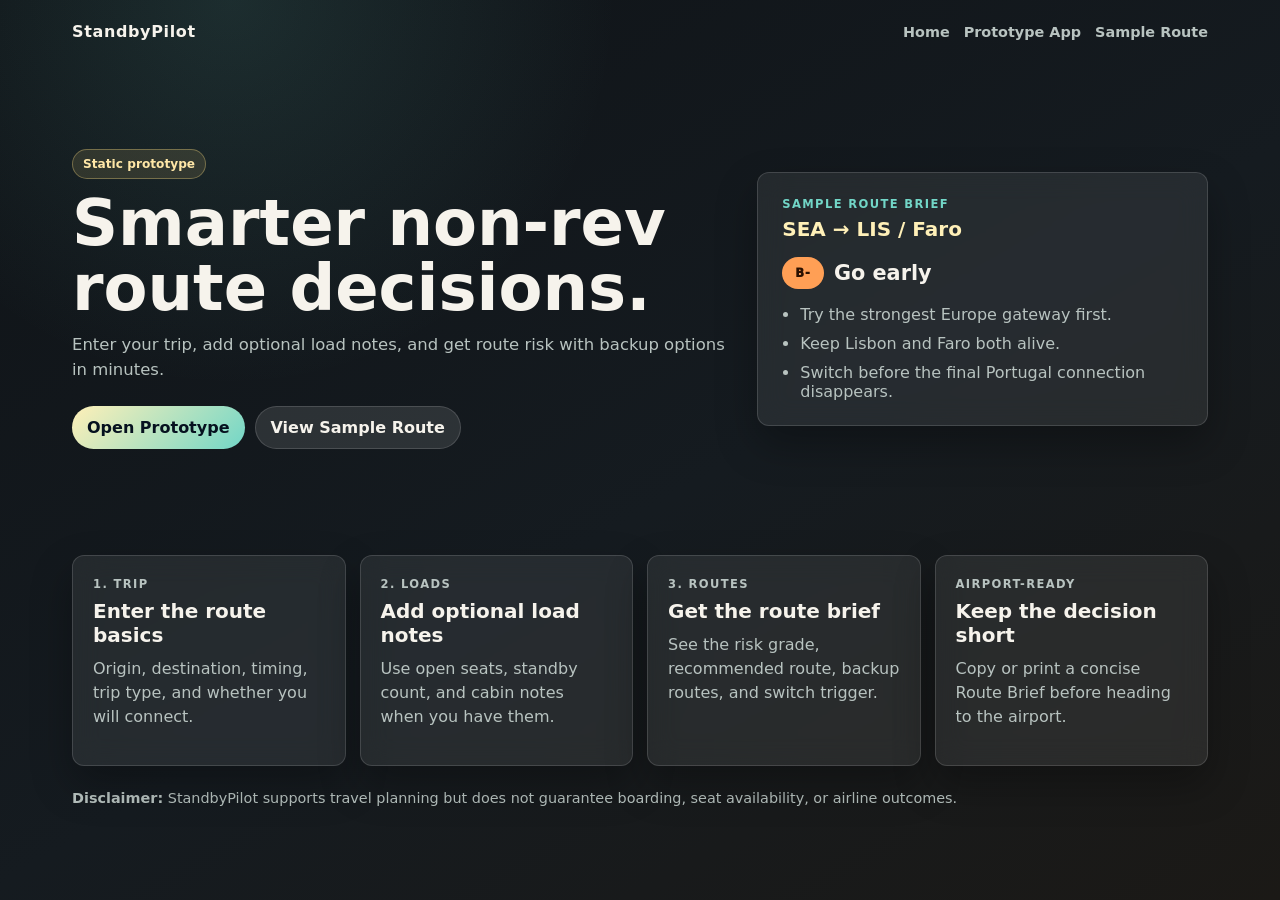
<file: index.html>
<!doctype html>
<html lang="en">
<head>
  <meta charset="utf-8" />
  <meta name="viewport" content="width=device-width, initial-scale=1" />
  <title>StandbyPilot - Non-Rev Route Decisions</title>
  <link rel="stylesheet" href="./styles.css" />
</head>
<body class="marketing-page">
  <header class="site-nav">
    <a class="brand-mark" href="./index.html">StandbyPilot</a>
    <nav aria-label="Primary navigation">
      <a href="./index.html">Home</a>
      <a href="./app.html">Prototype App</a>
      <a href="#sample-route">Sample Route</a>
    </nav>
  </header>

  <main>
    <section class="landing-hero compact-hero">
      <div class="landing-copy">
        <span class="product-badge">Static prototype</span>
        <h1>Smarter non-rev route decisions.</h1>
        <p class="subhead">Enter your trip, add optional load notes, and get route risk with backup options in minutes.</p>
        <div class="button-row hero-actions">
          <a class="button-link primary" href="./login.html">Open Prototype</a>
          <a class="button-link secondary" href="#sample-route">View Sample Route</a>
        </div>
      </div>
      <aside id="sample-route" class="landing-card route-preview-card" aria-label="Sample route result">
        <p class="eyebrow">Sample Route Brief</p>
        <h2>SEA → LIS / Faro</h2>
        <div class="sample-grade"><span class="risk-badge orange">B-</span><strong>Go early</strong></div>
        <ul>
          <li>Try the strongest Europe gateway first.</li>
          <li>Keep Lisbon and Faro both alive.</li>
          <li>Switch before the final Portugal connection disappears.</li>
        </ul>
      </aside>
    </section>

    <section class="landing-grid" aria-label="StandbyPilot route decision flow">
      <article class="feature-panel">
        <p class="eyebrow">1. Trip</p>
        <h2>Enter the route basics</h2>
        <p>Origin, destination, timing, trip type, and whether you will connect.</p>
      </article>
      <article class="feature-panel">
        <p class="eyebrow">2. Loads</p>
        <h2>Add optional load notes</h2>
        <p>Use open seats, standby count, and cabin notes when you have them.</p>
      </article>
      <article class="feature-panel">
        <p class="eyebrow">3. Routes</p>
        <h2>Get the route brief</h2>
        <p>See the risk grade, recommended route, backup routes, and switch trigger.</p>
      </article>
      <article class="feature-panel">
        <p class="eyebrow">Airport-ready</p>
        <h2>Keep the decision short</h2>
        <p>Copy or print a concise Route Brief before heading to the airport.</p>
      </article>
    </section>
  </main>

  <footer class="footer-note landing-footer">
    <strong>Disclaimer:</strong> StandbyPilot supports travel planning but does not guarantee boarding, seat availability, or airline outcomes.
  </footer>
</body>
</html>
</file>
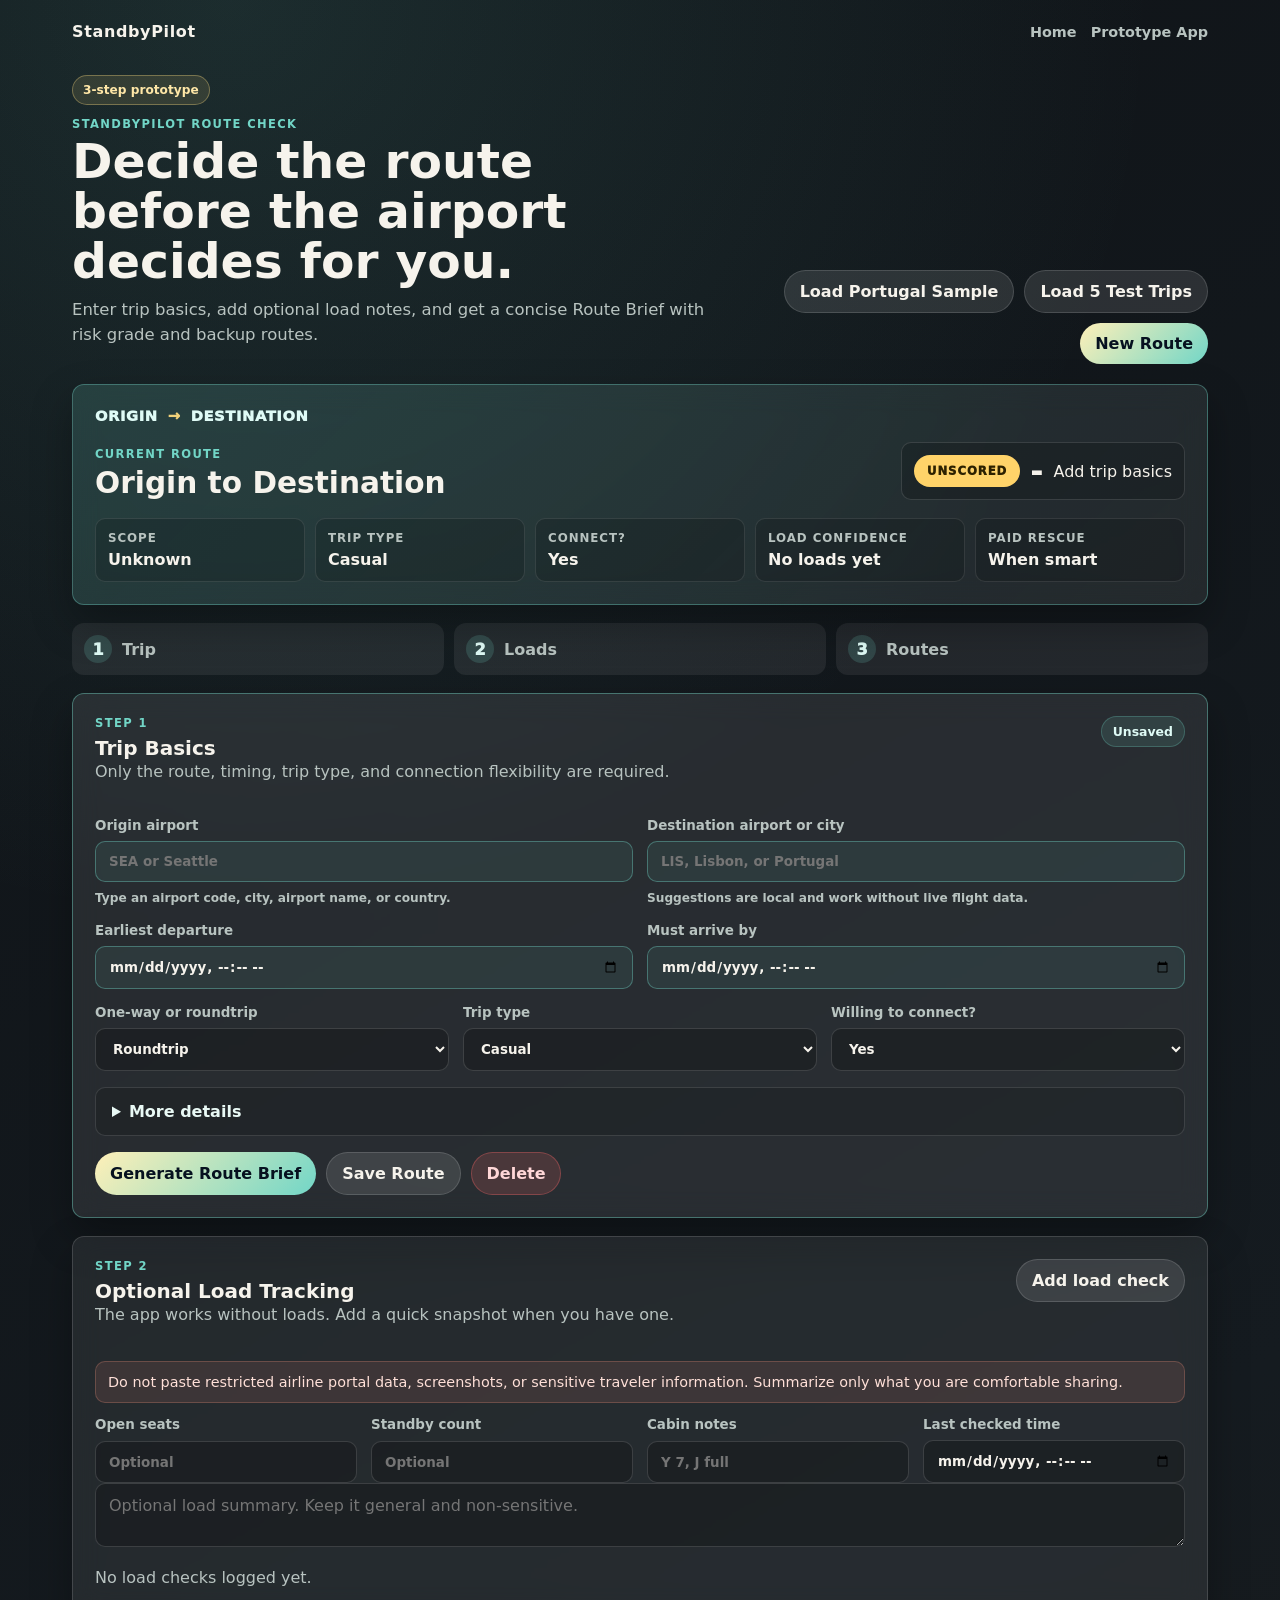
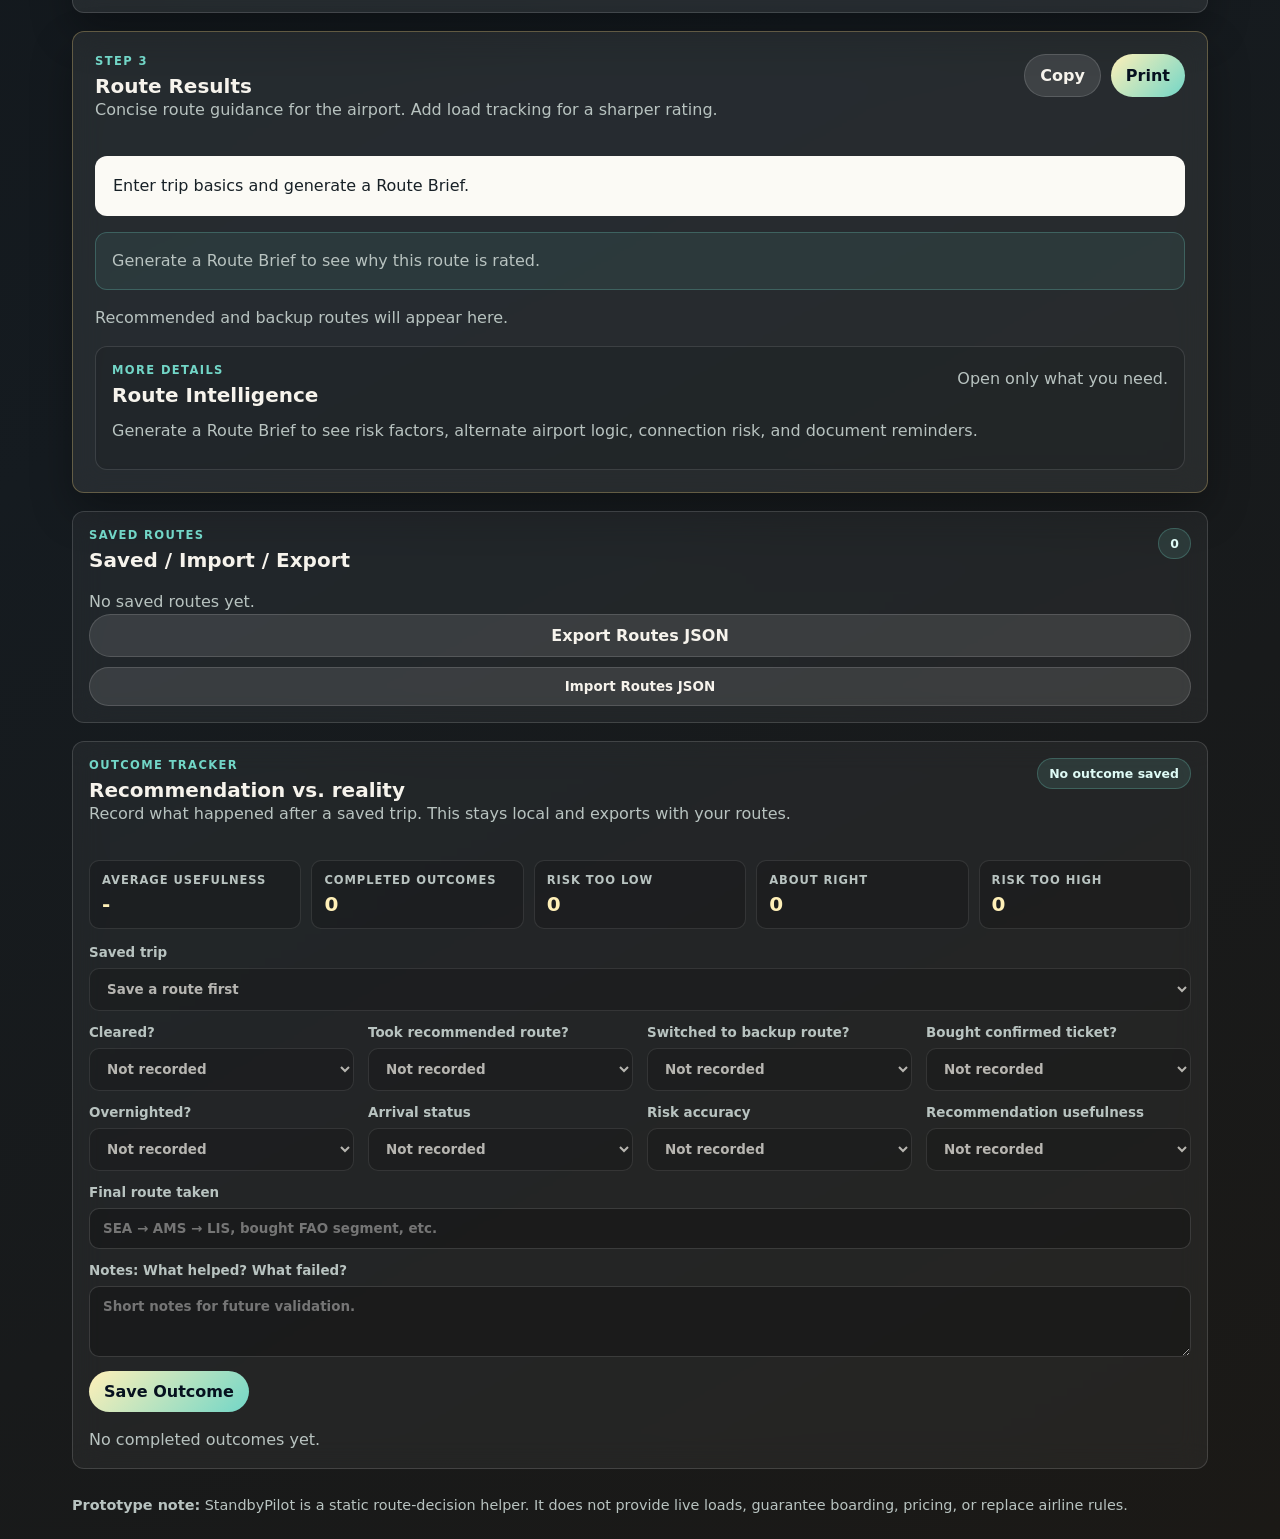
<file: app.html>
<!doctype html>
<html lang="en">
<head>
  <meta charset="utf-8" />
  <meta name="viewport" content="width=device-width, initial-scale=1" />
  <title>StandbyPilot Route Decision App</title>
  <link rel="stylesheet" href="./styles.css" />
</head>
<body>
  <nav class="site-nav app-nav" aria-label="App navigation">
    <a class="brand-mark" href="./index.html">StandbyPilot</a>
    <div>
      <a href="./index.html">Home</a>
      <a href="./app.html">Prototype App</a>
    </div>
  </nav>

  <header id="appHeader" class="app-header hero-header app-compact-header">
    <div class="hero-copy">
      <span class="product-badge">3-step prototype</span>
      <p class="eyebrow">StandbyPilot route check</p>
      <h1>Decide the route before the airport decides for you.</h1>
      <p class="subhead">Enter trip basics, add optional load notes, and get a concise Route Brief with risk grade and backup routes.</p>
      <p id="appLoadError" class="empty-state" role="alert" aria-live="polite"></p>
    </div>
    <div class="header-actions">
      <button id="loadPortugal" class="secondary">Load Portugal Sample</button>
      <button id="loadTestSuite" class="secondary">Load 5 Test Trips</button>
      <button id="newTrip" class="primary">New Route</button>
    </div>
  </header>

  <main id="appMain" class="route-app-layout">
    <section class="content route-flow">
      <section id="tripSummary" class="panel trip-summary-card" aria-live="polite">
        <div class="summary-route-line">
          <span id="summaryOrigin">Origin</span>
          <span class="summary-arrow">→</span>
          <span id="summaryDestination">Destination</span>
        </div>
        <div class="summary-main-row">
          <div>
            <p class="eyebrow">Current route</p>
            <h2 id="summaryTripName">Draft Route Brief</h2>
          </div>
          <div class="summary-callout">
            <span id="summaryRiskBadge" class="risk-badge yellow">Unscored</span>
            <strong id="summaryScore">—</strong>
            <span id="summaryFinalCall">Add trip basics</span>
          </div>
        </div>
        <dl class="summary-facts">
          <div><dt>Scope</dt><dd id="summaryScope">Auto</dd></div>
          <div><dt>Trip type</dt><dd id="summaryTripType">Casual</dd></div>
          <div><dt>Connect?</dt><dd id="summaryConnections">Yes</dd></div>
          <div><dt>Load confidence</dt><dd id="summaryLoadStatus">No loads yet</dd></div>
          <div><dt>Paid rescue</dt><dd id="summaryPaidRescue">When smart</dd></div>
        </dl>
      </section>

      <ol class="step-indicator" aria-label="Route decision steps">
        <li><span>1</span> Trip</li>
        <li><span>2</span> Loads</li>
        <li><span>3</span> Routes</li>
      </ol>

      <section class="panel primary-workflow step-panel" id="step-trip">
        <div class="panel-title-row form-heading">
          <div>
            <p class="eyebrow">Step 1</p>
            <h2 id="formTitle">Trip Basics</h2>
            <p class="section-note">Only the route, timing, trip type, and connection flexibility are required.</p>
          </div>
          <div id="saveStatus" class="status-note">Unsaved</div>
        </div>

        <form id="tripForm" class="trip-form simplified-form">
          <div class="grid two">
            <label class="priority-field autocomplete-field">Origin airport
              <input id="origin" placeholder="SEA or Seattle" required autocomplete="off" aria-describedby="originAirportMeta" />
              <div id="originSuggestions" class="airport-suggestions" role="listbox" aria-label="Origin airport suggestions"></div>
              <span id="originAirportMeta" class="airport-meta">Type an airport code, city, airport name, or country.</span>
            </label>
            <label class="priority-field autocomplete-field">Destination airport or city
              <input id="destination" placeholder="LIS, Lisbon, or Portugal" required autocomplete="off" aria-describedby="destinationAirportMeta" />
              <div id="destinationSuggestions" class="airport-suggestions" role="listbox" aria-label="Destination airport suggestions"></div>
              <span id="destinationAirportMeta" class="airport-meta">Suggestions are local and work without live flight data.</span>
            </label>
          </div>
          <input id="originAirportCode" type="hidden" />
          <input id="originAirportName" type="hidden" />
          <input id="originAirportCity" type="hidden" />
          <input id="originAirportCountry" type="hidden" />
          <input id="originAirportRegion" type="hidden" />
          <input id="destinationAirportCode" type="hidden" />
          <input id="destinationAirportName" type="hidden" />
          <input id="destinationAirportCity" type="hidden" />
          <input id="destinationAirportCountry" type="hidden" />
          <input id="destinationAirportRegion" type="hidden" />
          <div class="grid two">
            <label class="priority-field">Earliest departure
              <input id="earliestDeparture" type="datetime-local" required />
            </label>
            <label class="priority-field">Must arrive by
              <input id="mustArriveBy" type="datetime-local" required />
            </label>
          </div>
          <div class="grid three">
            <label>One-way or roundtrip
              <select id="tripDirection">
                <option value="roundtrip">Roundtrip</option>
                <option value="one-way">One-way</option>
              </select>
            </label>
            <label>Trip type
              <select id="tripType">
                <option value="casual">Casual</option>
                <option value="event">Event / timed plan</option>
                <option value="work">Work</option>
                <option value="family">Family urgency</option>
              </select>
            </label>
            <label>Willing to connect?
              <select id="connections">
                <option value="yes">Yes</option>
                <option value="no">No</option>
              </select>
            </label>
          </div>

          <details class="inline-details">
            <summary>More details</summary>
            <div class="grid three details-fields">
              <label>Trip name
                <input id="tripName" placeholder="Portugal route check" />
              </label>
              <label>Domestic or international
                <select id="scope">
                  <option value="auto">Auto detect when possible</option>
                  <option value="domestic">Domestic</option>
                  <option value="international">International</option>
                </select>
              </label>
              <label>Nearby airports flexible?
                <select id="nearbyAirports">
                  <option value="yes">Yes</option>
                  <option value="maybe">Maybe</option>
                  <option value="no">No</option>
                </select>
              </label>
              <label>Return date
                <input id="returnDate" type="date" />
              </label>
              <label>Primary goal
                <select id="priority">
                  <option value="highest-arrival-chance">Highest chance of arriving</option>
                  <option value="lowest-cost">Lowest cost</option>
                  <option value="fewest-connections">Fewest connections</option>
                  <option value="fastest">Fastest trip</option>
                </select>
              </label>
              <label>Paid rescue preference
                <select id="paidRescuePreference">
                  <option value="smart">Recommend when smart</option>
                  <option value="deadline">Only for deadline risk</option>
                  <option value="off">Do not recommend paid tickets</option>
                </select>
              </label>
              <label>Route notes
                <input id="notes" placeholder="Hotel deadline, preferred hub, ground transfer limits" />
              </label>
            </div>
            <p id="scopeHint" class="quiet-note">Scope will be inferred from the route when possible. Choose manually if the route is ambiguous.</p>
          </details>

          <div class="button-row form-actions">
            <button type="submit" class="primary">Generate Route Brief</button>
            <button type="button" id="saveTrip" class="secondary">Save Route</button>
            <button type="button" id="deleteTrip" class="danger">Delete</button>
          </div>
        </form>
      </section>

      <section class="panel step-panel" id="step-loads">
        <div class="panel-title-row">
          <div>
            <p class="eyebrow">Step 2</p>
            <h2>Optional Load Tracking</h2>
            <p class="section-note">The app works without loads. Add a quick snapshot when you have one.</p>
          </div>
          <button id="addLoadCheck" class="secondary">Add load check</button>
        </div>
        <p class="warning-note compact-warning">Do not paste restricted airline portal data, screenshots, or sensitive traveler information. Summarize only what you are comfortable sharing.</p>
        <div class="grid four load-inputs">
          <label>Open seats
            <input id="openSeats" type="number" min="0" placeholder="Optional" />
          </label>
          <label>Standby count
            <input id="standbyCount" type="number" min="0" placeholder="Optional" />
          </label>
          <label>Cabin notes
            <input id="cabinNotes" placeholder="Y 7, J full" />
          </label>
          <label>Last checked time
            <input id="lastChecked" type="datetime-local" />
          </label>
        </div>
        <textarea id="loadNotes" rows="2" placeholder="Optional load summary. Keep it general and non-sensitive."></textarea>
        <div id="loadLog" class="timeline empty-state">No load checks logged yet.</div>
      </section>

      <section class="panel route-results-panel" id="route-results">
        <div class="panel-title-row">
          <div>
            <p class="eyebrow">Step 3</p>
            <h2>Route Results</h2>
            <p class="section-note">Concise route guidance for the airport. Add load tracking for a sharper rating.</p>
          </div>
          <div class="button-row compact-row">
            <button id="copyRouteBrief" class="secondary">Copy</button>
            <button id="printRouteBrief" class="primary">Print</button>
          </div>
        </div>

        <article id="routeBrief" class="route-brief empty-state">Enter trip basics and generate a Route Brief.</article>
        <aside id="riskExplanation" class="risk-explanation empty-state">Generate a Route Brief to see why this route is rated.</aside>
        <div id="routeStrategy" class="route-card-grid empty-state">Recommended and backup routes will appear here.</div>

        <section class="result-details intelligence-drawers" aria-labelledby="moreDetailsTitle">
          <div class="details-header-row">
            <div>
              <p class="eyebrow">More Details</p>
              <h2 id="moreDetailsTitle">Route Intelligence</h2>
            </div>
            <p class="section-note">Open only what you need.</p>
          </div>
          <div id="moreDetails" class="more-details-list">
            <p>Generate a Route Brief to inspect risk factors, nearby airports, connection risk, load tracking, paid rescue logic, airline rules, and travel documents.</p>
          </div>
        </section>
      </section>

      <section class="panel compact secondary-store">
        <div class="panel-title-row">
          <div>
            <p class="eyebrow">Saved routes</p>
            <h2>Saved / Import / Export</h2>
          </div>
          <span id="tripCount" class="pill">0</span>
        </div>
        <div id="savedTrips" class="saved-list empty-state">No saved routes yet.</div>
        <div class="stacked-actions">
          <button id="exportTrips" class="secondary full">Export Routes JSON</button>
          <label class="file-button full">
            Import Routes JSON
            <input id="importTrips" type="file" accept="application/json" />
          </label>
        </div>
      </section>

      <section class="panel compact outcome-tracker-panel" id="outcome-tracker" aria-labelledby="outcomeTitle">
        <div class="panel-title-row">
          <div>
            <p class="eyebrow">Outcome Tracker</p>
            <h2 id="outcomeTitle">Recommendation vs. reality</h2>
            <p class="section-note">Record what happened after a saved trip. This stays local and exports with your routes.</p>
          </div>
          <span id="outcomeSaveStatus" class="status-note">No outcome saved</span>
        </div>

        <div id="outcomeInsights" class="outcome-insights empty-state">Save trip outcomes to see validation insight.</div>

        <form id="outcomeForm" class="outcome-form">
          <label>Saved trip
            <select id="outcomeTripSelect"></select>
          </label>
          <div class="grid four">
            <label>Cleared?
              <select id="outcomeCleared">
                <option value="">Not recorded</option>
                <option value="yes">Yes</option>
                <option value="no">No</option>
                <option value="partially">Partially</option>
              </select>
            </label>
            <label>Took recommended route?
              <select id="outcomeTookRecommended">
                <option value="">Not recorded</option>
                <option value="yes">Yes</option>
                <option value="no">No</option>
              </select>
            </label>
            <label>Switched to backup route?
              <select id="outcomeSwitchedBackup">
                <option value="">Not recorded</option>
                <option value="yes">Yes</option>
                <option value="no">No</option>
              </select>
            </label>
            <label>Bought confirmed ticket?
              <select id="outcomeBoughtConfirmed">
                <option value="">Not recorded</option>
                <option value="yes">Yes</option>
                <option value="no">No</option>
              </select>
            </label>
          </div>
          <div class="grid four">
            <label>Overnighted?
              <select id="outcomeOvernighted">
                <option value="">Not recorded</option>
                <option value="yes">Yes</option>
                <option value="no">No</option>
              </select>
            </label>
            <label>Arrival status
              <select id="outcomeArrivalStatus">
                <option value="">Not recorded</option>
                <option value="on-time">On time</option>
                <option value="late">Late</option>
                <option value="missed-deadline">Missed deadline</option>
              </select>
            </label>
            <label>Risk accuracy
              <select id="outcomeRiskAccuracy">
                <option value="">Not recorded</option>
                <option value="too-low">Too low</option>
                <option value="about-right">About right</option>
                <option value="too-high">Too high</option>
              </select>
            </label>
            <label>Recommendation usefulness
              <select id="outcomeUsefulness">
                <option value="">Not recorded</option>
                <option value="1">1</option>
                <option value="2">2</option>
                <option value="3">3</option>
                <option value="4">4</option>
                <option value="5">5</option>
              </select>
            </label>
          </div>
          <label>Final route taken
            <input id="outcomeFinalRoute" placeholder="SEA → AMS → LIS, bought FAO segment, etc." />
          </label>
          <label>Notes: What helped? What failed?
            <textarea id="outcomeNotes" rows="3" placeholder="Short notes for future validation."></textarea>
          </label>
          <div class="button-row">
            <button type="submit" class="primary">Save Outcome</button>
          </div>
        </form>

        <div id="outcomeSummaryCards" class="outcome-summary-list empty-state">No completed outcomes yet.</div>
      </section>
    </section>
  </main>

  <footer id="appFooter" class="footer-note">
    <strong>Prototype note:</strong> StandbyPilot is a static route-decision helper. It does not provide live loads, guarantee boarding, pricing, or replace airline rules.
  </footer>

  <script src="./app.js" data-battle-card-src="./battle-card.js"></script>
</body>
</html>
</file>
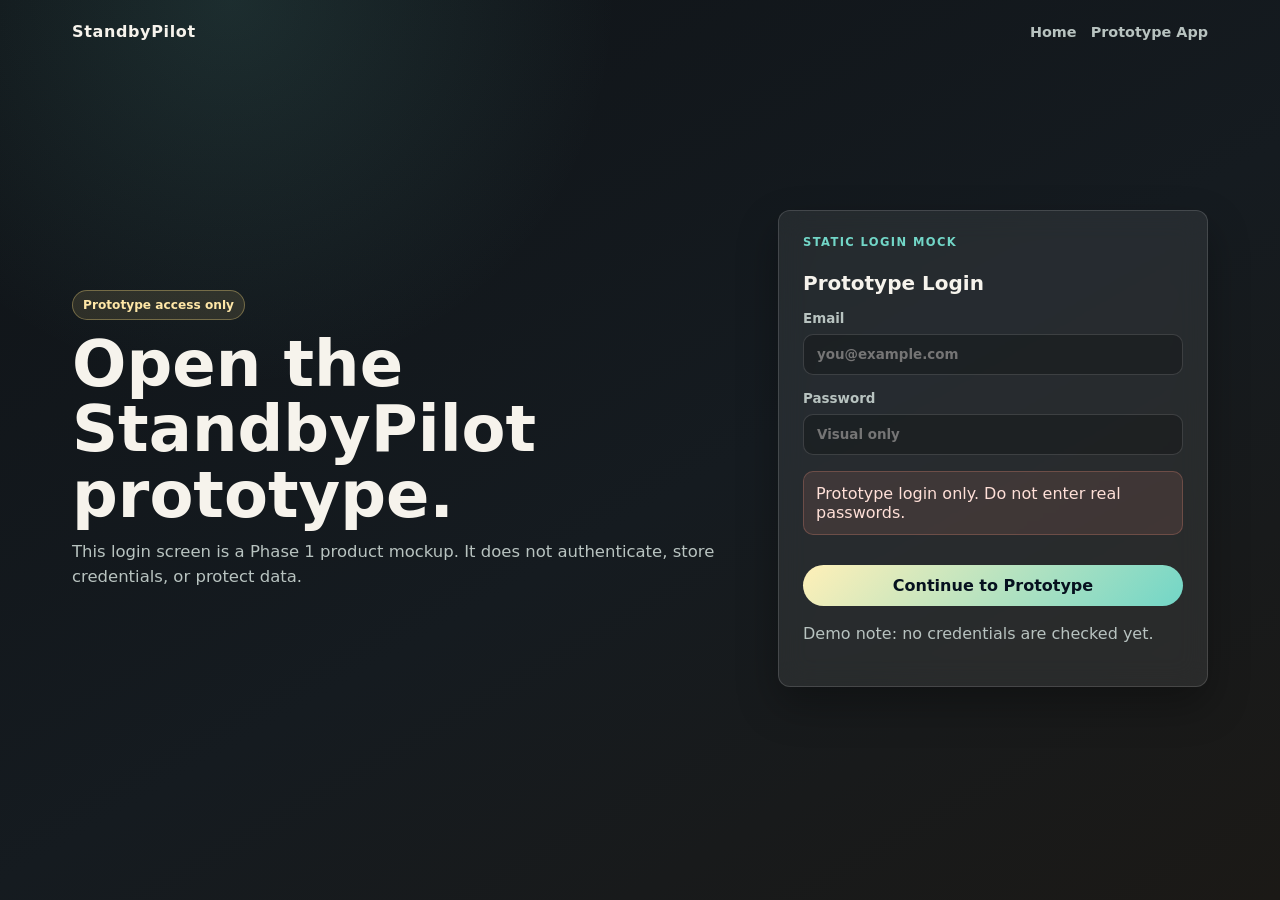
<file: login.html>
<!doctype html>
<html lang="en">
<head>
  <meta charset="utf-8" />
  <meta name="viewport" content="width=device-width, initial-scale=1" />
  <title>StandbyPilot Prototype Login</title>
  <link rel="stylesheet" href="./styles.css" />
</head>
<body class="login-page">
  <header class="site-nav">
    <a class="brand-mark" href="./index.html">StandbyPilot</a>
    <nav aria-label="Login navigation">
      <a href="./index.html">Home</a>
      <a href="./app.html">Prototype App</a>
    </nav>
  </header>

  <main class="login-shell">
    <section class="login-copy">
      <span class="product-badge">Prototype access only</span>
      <h1>Open the StandbyPilot prototype.</h1>
      <p class="subhead">This login screen is a Phase 1 product mockup. It does not authenticate, store credentials, or protect data.</p>
    </section>

    <form class="panel login-card" autocomplete="off">
      <p class="eyebrow">Static login mock</p>
      <h2>Prototype Login</h2>
      <label>Email
        <input type="email" placeholder="you@example.com" autocomplete="off" />
      </label>
      <label>Password
        <input type="password" placeholder="Visual only" autocomplete="off" />
      </label>
      <p class="warning-note">Prototype login only. Do not enter real passwords.</p>
      <a class="button-link primary full" href="./app.html">Continue to Prototype</a>
      <p class="empty-state">Demo note: no credentials are checked yet.</p>
    </form>
  </main>
</body>
</html>
</file>
<file: styles.css>
:root {
  --bg: #0f1317;
  --surface: #171d22;
  --surface2: #20272e;
  --panel: rgba(255, 255, 255, 0.075);
  --panel2: rgba(255, 255, 255, 0.11);
  --border: rgba(255, 255, 255, 0.14);
  --text: #f6f3ec;
  --muted: #b8c3c0;
  --accent: #72d6c7;
  --accent2: #f2d27a;
  --accent3: #ef8f78;
  --green: #51df99;
  --yellow: #ffd369;
  --orange: #ff9f55;
  --red: #ff6868;
  --ink: #172026;
  --paper: #fbfaf5;
  --shadow: 0 18px 42px rgba(0, 0, 0, 0.3);
}

* { box-sizing: border-box; }
body {
  margin: 0;
  min-height: 100vh;
  color: var(--text);
  background: radial-gradient(circle at 18% 0%, rgba(114, 214, 199, 0.13), transparent 28%), linear-gradient(150deg, #0f1317, #151b20 54%, #1b1916);
  font-family: Inter, ui-sans-serif, system-ui, -apple-system, BlinkMacSystemFont, "Segoe UI", sans-serif;
}
button, input, select, textarea { font: inherit; }
button { cursor: pointer; }
h1, h2, h3, p { margin-top: 0; }
h1 { margin-bottom: 12px; font-size: 3.05rem; line-height: 1.02; letter-spacing: 0; }
h2 { margin-bottom: 0; font-size: 1.25rem; letter-spacing: 0; }
h3 { margin-bottom: 8px; color: var(--accent2); font-size: 0.95rem; letter-spacing: 0; }
.subhead, .section-note, .empty-state { color: var(--muted); line-height: 1.5; }
.subhead { max-width: 680px; font-size: 1.03rem; }
.eyebrow { margin-bottom: 6px; color: var(--accent); text-transform: uppercase; letter-spacing: 0.12em; font-size: 0.72rem; font-weight: 850; }

.site-nav {
  max-width: 1180px;
  margin: 0 auto;
  padding: 22px 22px 0;
  display: flex;
  justify-content: space-between;
  align-items: center;
  gap: 18px;
}
.site-nav nav, .site-nav div { display: flex; gap: 14px; flex-wrap: wrap; align-items: center; }
.site-nav a { color: var(--muted); text-decoration: none; font-size: 0.9rem; font-weight: 850; }
.site-nav a:hover { color: var(--text); }
.brand-mark { color: var(--text) !important; font-size: 1rem !important; letter-spacing: 0.04em; }

.app-header, .marketing-page main, .login-page main, .route-app-layout, .footer-note {
  max-width: 1180px;
  margin: 0 auto;
  padding-left: 22px;
  padding-right: 22px;
}
.app-header {
  padding-top: 34px;
  padding-bottom: 20px;
  display: flex;
  justify-content: space-between;
  align-items: flex-end;
  gap: 22px;
}
.app-compact-header h1 { max-width: 760px; }
.hero-copy { max-width: 780px; }
.header-actions, .button-row, .stacked-actions { display: flex; gap: 10px; flex-wrap: wrap; }
.header-actions { justify-content: flex-end; }

.product-badge {
  display: inline-flex;
  width: fit-content;
  margin-bottom: 12px;
  padding: 7px 10px;
  border: 1px solid rgba(242, 210, 122, 0.36);
  border-radius: 999px;
  background: rgba(242, 210, 122, 0.12);
  color: #ffe7a7;
  font-size: 0.76rem;
  font-weight: 850;
}

button, .button-link, .file-button {
  display: inline-flex;
  align-items: center;
  justify-content: center;
  gap: 8px;
  border: 0;
  border-radius: 999px;
  padding: 11px 15px;
  background: var(--accent2);
  color: #06111f;
  font-weight: 850;
  text-decoration: none;
}
button.primary, .button-link.primary { background: linear-gradient(135deg, #fff0b8, #72d6c7); }
button.secondary, .button-link.secondary, .file-button { background: rgba(255, 255, 255, 0.11); color: var(--text); border: 1px solid rgba(255, 255, 255, 0.14); }
button.danger { background: rgba(255, 104, 104, 0.16); color: #ffd7d7; border: 1px solid rgba(255, 104, 104, 0.32); }
button.full, .file-button.full { width: 100%; }
.file-button input { display: none; }

.panel, .landing-card, .feature-panel, .login-card {
  border: 1px solid var(--border);
  border-radius: 12px;
  background: var(--panel);
  box-shadow: var(--shadow);
  backdrop-filter: blur(14px);
}
.panel { padding: 22px; }
.compact { padding: 16px; }
.panel-title-row {
  display: flex;
  justify-content: space-between;
  align-items: flex-start;
  gap: 16px;
  margin-bottom: 18px;
}

.landing-hero {
  min-height: 560px;
  display: grid;
  grid-template-columns: minmax(0, 1.05fr) minmax(300px, 0.72fr);
  gap: 28px;
  align-items: center;
  padding: 42px 0 26px;
}
.compact-hero { min-height: 500px; }
.landing-copy h1, .login-copy h1 { max-width: 760px; font-size: 4rem; }
.hero-actions { margin-top: 24px; }
.landing-card { padding: 24px; }
.route-preview-card h2 { margin-bottom: 16px; color: #fff0b8; }
.sample-grade { display: flex; gap: 10px; align-items: center; margin-bottom: 16px; }
.sample-grade strong { font-size: 1.3rem; }
.landing-card ul { margin: 0; padding-left: 18px; color: var(--muted); display: grid; gap: 10px; }
.landing-grid { display: grid; grid-template-columns: repeat(4, minmax(0, 1fr)); gap: 14px; margin: 14px 0 24px; }
.feature-panel { padding: 20px; }
.feature-panel h2 { margin-bottom: 10px; }
.feature-panel p { color: var(--muted); line-height: 1.5; }

.login-shell {
  min-height: calc(100vh - 86px);
  display: grid;
  grid-template-columns: minmax(0, 1fr) minmax(320px, 430px);
  gap: 28px;
  align-items: center;
}
.login-card { display: grid; gap: 16px; padding: 24px; }

.route-app-layout { padding-bottom: 28px; }
.route-flow { display: grid; gap: 18px; }
.trip-summary-card {
  display: grid;
  gap: 18px;
  background: linear-gradient(135deg, rgba(114, 214, 199, 0.17), rgba(255, 255, 255, 0.075));
  border-color: rgba(114, 214, 199, 0.36);
}
.summary-route-line { display: flex; gap: 10px; align-items: center; flex-wrap: wrap; color: #dffbf6; font-size: 0.92rem; font-weight: 950; text-transform: uppercase; letter-spacing: 0.04em; }
.summary-arrow { color: var(--accent2); }
.summary-main-row { display: grid; grid-template-columns: minmax(0, 1fr) minmax(260px, auto); gap: 16px; align-items: end; }
.summary-main-row h2 { font-size: 1.85rem; line-height: 1.12; }
.summary-callout { display: grid; grid-template-columns: auto auto minmax(0, 1fr); gap: 10px; align-items: center; padding: 12px; border: 1px solid rgba(255, 255, 255, 0.13); border-radius: 10px; background: rgba(0, 0, 0, 0.18); }
.summary-callout strong { font-size: 2rem; line-height: 1; }
.summary-facts { display: grid; grid-template-columns: repeat(5, minmax(0, 1fr)); gap: 10px; margin: 0; }
.summary-facts div { padding: 12px; border-radius: 10px; background: rgba(0, 0, 0, 0.16); border: 1px solid rgba(255, 255, 255, 0.1); }
.summary-facts dt { color: var(--muted); font-size: 0.74rem; font-weight: 850; text-transform: uppercase; letter-spacing: 0.08em; }
.summary-facts dd { margin: 5px 0 0; font-weight: 900; }

.step-indicator { display: grid; grid-template-columns: repeat(3, minmax(0, 1fr)); gap: 10px; margin: 0; padding: 0; list-style: none; }
.step-indicator li { display: flex; align-items: center; gap: 10px; padding: 12px; border-radius: 12px; background: rgba(255, 255, 255, 0.07); color: var(--muted); font-weight: 850; }
.step-indicator span { display: grid; place-items: center; width: 28px; height: 28px; border-radius: 999px; background: rgba(114, 214, 199, 0.18); color: #dffbf6; font-weight: 950; }
.step-panel { scroll-margin-top: 18px; }
.primary-workflow { background: rgba(255, 255, 255, 0.09); border-color: rgba(114, 214, 199, 0.42); }

.grid { display: grid; gap: 14px; }
.grid.two { grid-template-columns: repeat(2, minmax(0, 1fr)); }
.grid.three { grid-template-columns: repeat(3, minmax(0, 1fr)); }
.grid.four { grid-template-columns: repeat(4, minmax(0, 1fr)); }
.trip-form, .simplified-form { display: grid; gap: 16px; }
label { display: grid; gap: 8px; color: var(--muted); font-size: 0.84rem; font-weight: 780; }
input, select, textarea {
  width: 100%;
  border: 1px solid rgba(255, 255, 255, 0.14);
  border-radius: 10px;
  padding: 12px 13px;
  color: var(--text);
  background: rgba(0, 0, 0, 0.24);
  outline: none;
}
input:focus, select:focus, textarea:focus { border-color: rgba(114, 214, 199, 0.76); box-shadow: 0 0 0 3px rgba(114, 214, 199, 0.13); }
select option { color: #111827; }
.priority-field input, .priority-field select { border-color: rgba(114, 214, 199, 0.38); background: rgba(114, 214, 199, 0.08); }
.autocomplete-field { position: relative; align-content: start; }
.airport-meta { color: var(--muted); font-size: 0.76rem; line-height: 1.35; }
.airport-suggestions {
  display: none;
  position: absolute;
  top: calc(100% - 2px);
  left: 0;
  right: 0;
  z-index: 30;
  max-height: 260px;
  overflow: auto;
  padding: 8px;
  border: 1px solid rgba(114, 214, 199, 0.28);
  border-radius: 12px;
  background: rgba(13, 18, 22, 0.97);
  box-shadow: 0 20px 44px rgba(0, 0, 0, 0.36);
}
.airport-suggestions.open { display: grid; gap: 6px; }
.airport-suggestion {
  display: grid;
  grid-template-columns: auto minmax(0, 1fr);
  gap: 10px;
  width: 100%;
  padding: 10px;
  border-radius: 10px;
  color: var(--text);
  background: transparent;
  border: 1px solid transparent;
  text-align: left;
}
.airport-suggestion:hover, .airport-suggestion:focus { background: rgba(114, 214, 199, 0.12); border-color: rgba(114, 214, 199, 0.32); }
.airport-code { display: grid; place-items: center; min-width: 46px; height: 36px; border-radius: 999px; background: rgba(114, 214, 199, 0.18); color: #dffbf6; font-weight: 950; }
.airport-copy strong { display: block; color: var(--text); font-size: 0.9rem; }
.airport-copy span { color: var(--muted); font-size: 0.78rem; line-height: 1.35; }
.inline-details, .result-details { border: 1px solid rgba(255, 255, 255, 0.12); border-radius: 10px; background: rgba(0, 0, 0, 0.14); }
.inline-details summary, .result-details summary { cursor: pointer; padding: 14px 16px; color: #e9f9f5; font-weight: 900; }
.details-fields { padding: 0 16px 16px; }
.quiet-note { margin: 0; padding: 0 16px 16px; color: var(--muted); }
.warning-note { margin: 0 0 14px; color: #ffe0d8; background: rgba(239, 143, 120, 0.12); border: 1px solid rgba(239, 143, 120, 0.26); border-radius: 10px; padding: 12px; }
.compact-warning { font-size: 0.9rem; }
.status-note, .pill { color: #dffbf6; background: rgba(114, 214, 199, 0.12); border: 1px solid rgba(114, 214, 199, 0.25); border-radius: 999px; padding: 7px 11px; font-size: 0.78rem; font-weight: 850; white-space: nowrap; }

.risk-badge { padding: 9px 13px; border-radius: 999px; font-weight: 950; text-transform: uppercase; letter-spacing: 0.08em; font-size: 0.73rem; }
.risk-badge.green { color: #062416; background: var(--green); }
.risk-badge.yellow { color: #2c2100; background: var(--yellow); }
.risk-badge.orange { color: #2a1000; background: var(--orange); }
.risk-badge.red { color: #300606; background: var(--red); }

.route-results-panel { border-color: rgba(242, 210, 122, 0.3); }
.route-brief { display: grid; gap: 12px; margin-bottom: 16px; padding: 18px; border-radius: 12px; background: var(--paper); color: var(--ink); }
.route-brief section { padding-bottom: 10px; border-bottom: 1px solid #dbe4df; }
.route-brief section:last-child { border-bottom: 0; padding-bottom: 0; }
.route-brief h3 { color: var(--ink); margin-bottom: 5px; font-size: 0.82rem; text-transform: uppercase; letter-spacing: 0.08em; }
.route-brief p, .route-brief ul { margin-bottom: 0; }
.route-brief ul { padding-left: 18px; display: grid; gap: 4px; }
.brief-call { font-size: 1.15rem; font-weight: 950; }
.risk-explanation { display: grid; gap: 14px; margin-bottom: 16px; padding: 16px; border: 1px solid rgba(114, 214, 199, 0.26); border-radius: 12px; background: rgba(114, 214, 199, 0.08); }
.risk-explanation-header { display: flex; justify-content: space-between; align-items: center; gap: 12px; flex-wrap: wrap; }
.risk-explanation-header h3 { margin: 0; color: #fff0b8; font-size: 1rem; }
.risk-score-line { display: flex; align-items: center; gap: 8px; flex-wrap: wrap; }
.risk-score-line strong { font-size: 1.15rem; }
.risk-factor-grid { display: grid; grid-template-columns: repeat(2, minmax(0, 1fr)); gap: 12px; }
.risk-factor-card { padding: 12px; border-radius: 10px; background: rgba(0, 0, 0, 0.16); border: 1px solid rgba(255, 255, 255, 0.1); }
.risk-factor-card h4 { margin: 0 0 8px; color: var(--accent); font-size: 0.78rem; text-transform: uppercase; letter-spacing: 0.08em; }
.risk-factor-card ul { margin: 0; padding-left: 18px; display: grid; gap: 5px; color: var(--muted); }
.confidence-note { margin: 0; color: #e8f8f5; line-height: 1.45; }
.route-card-grid { display: grid; grid-template-columns: repeat(2, minmax(0, 1fr)); gap: 12px; }
.route-card { display: grid; gap: 9px; padding: 16px; border-radius: 12px; background: rgba(0, 0, 0, 0.18); border: 1px solid rgba(255, 255, 255, 0.12); }
.route-card-recommended { border-color: rgba(114, 214, 199, 0.55); background: rgba(114, 214, 199, 0.1); }
.route-card-backup { border-color: rgba(242, 210, 122, 0.42); background: rgba(242, 210, 122, 0.08); }
.route-card-alternate { border-color: rgba(239, 143, 120, 0.38); background: rgba(239, 143, 120, 0.08); }
.route-label, .route-rating { display: inline-flex; width: fit-content; margin-bottom: 2px; padding: 5px 8px; border-radius: 999px; background: var(--accent); color: #06111f; font-size: 0.68rem; font-weight: 950; text-transform: uppercase; letter-spacing: 0.08em; }
.route-rating { background: rgba(255, 255, 255, 0.12); color: #fff0b8; border: 1px solid rgba(242, 210, 122, 0.24); }
.route-card h3 { color: #fff0b8; margin-bottom: 0; }
.route-card p { color: var(--muted); line-height: 1.45; margin-bottom: 0; }
.route-card p strong { color: #e8f8f5; }
.result-details { margin-top: 16px; }
.more-details-list { padding: 0 16px 16px; color: var(--muted); line-height: 1.5; }
.more-details-list p { margin-bottom: 10px; }
.more-details-list ul { padding-left: 18px; }
.details-grid { display: grid; grid-template-columns: repeat(2, minmax(0, 1fr)); gap: 12px; }

.saved-list { display: grid; gap: 9px; max-height: 320px; overflow: auto; padding-right: 3px; }
.saved-item { width: 100%; text-align: left; display: grid; gap: 4px; padding: 12px; border-radius: 10px; color: var(--text); background: rgba(255, 255, 255, 0.075); border: 1px solid rgba(255, 255, 255, 0.12); }
.saved-item.active { border-color: rgba(114, 214, 199, 0.72); background: rgba(114, 214, 199, 0.1); }
.saved-item small { color: var(--muted); line-height: 1.35; }
.secondary-store { box-shadow: none; background: rgba(255, 255, 255, 0.052); }
.timeline { display: grid; gap: 10px; margin-top: 15px; }
.timeline-item { display: grid; grid-template-columns: minmax(0, 1fr) auto; gap: 14px; padding: 13px; border-radius: 10px; background: rgba(0, 0, 0, 0.18); border: 1px solid rgba(255, 255, 255, 0.12); }
.timeline-item p { margin: 0; color: var(--muted); line-height: 1.45; }
.timeline-item strong { color: #fff0b8; }

.footer-note { margin-bottom: 26px; padding-top: 0; color: var(--muted); font-size: 0.9rem; }

@media (max-width: 920px) {
  .landing-hero, .login-shell, .landing-grid, .grid.four, .grid.three, .route-card-grid, .summary-main-row, .summary-facts, .risk-factor-grid { grid-template-columns: 1fr 1fr; }
}

@media (max-width: 700px) {
  .site-nav { align-items: flex-start; flex-direction: column; padding: 18px 16px 0; }
  .app-header { flex-direction: column; align-items: stretch; padding: 24px 16px 16px; }
  .header-actions { justify-content: flex-start; }
  h1, .landing-copy h1, .login-copy h1 { font-size: 2.35rem; }
  .app-header, .marketing-page main, .login-page main, .route-app-layout, .footer-note { padding-left: 16px; padding-right: 16px; }
  .landing-hero, .login-shell, .landing-grid, .grid.four, .grid.three, .grid.two, .route-card-grid, .summary-main-row, .summary-facts, .step-indicator, .details-grid, .risk-factor-grid { grid-template-columns: 1fr; }
  .summary-callout { grid-template-columns: 1fr; }
  .panel-title-row { flex-direction: column; align-items: flex-start; }
}

@media print {
  body { background: #fff; }
  .site-nav, .app-header, .step-indicator, #step-trip, #step-loads, .secondary-store, .footer-note, .result-details, .route-card-grid, .compact-row { display: none !important; }
  .route-app-layout { padding: 0; }
  .panel { box-shadow: none; border: 0; background: transparent; padding: 0; }
  .route-brief { border-radius: 0; box-shadow: none; border: 0; padding: 0; }
  .risk-explanation { border-color: #dbe4df; background: #fff; color: #172026; box-shadow: none; }
}
</file>
